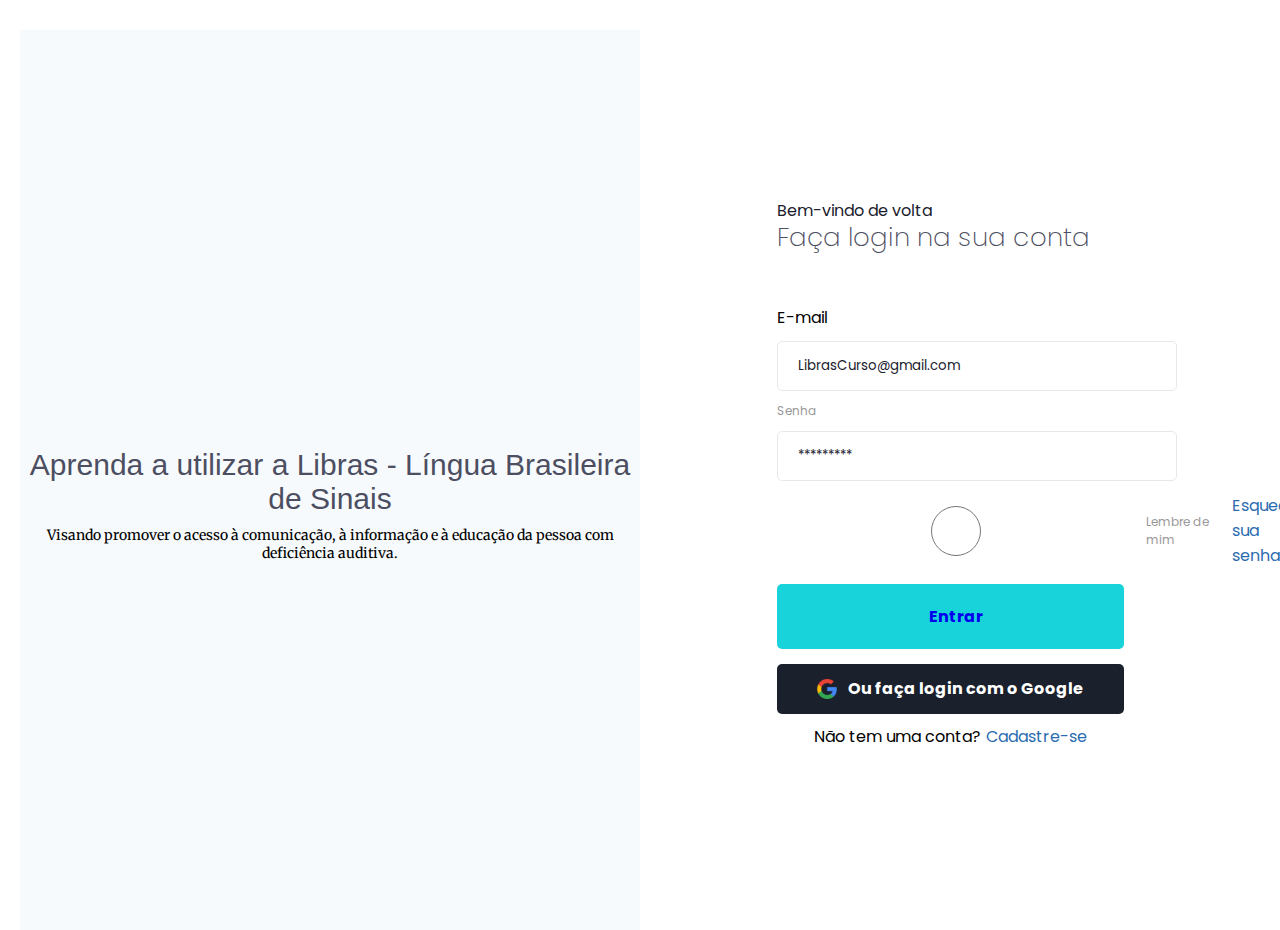
<file: index.html>
<!DOCTYPE html>
<html lang="pt-br">
<head>
    <meta charset="UTF-8">
    <meta http-equiv="X-UA-Compatible" content="IE=edge">
    <meta name="viewport" content="width=device-width, initial-scale=1.0">
    <link rel="stylesheet" href="assets/css/style.css">
    <link rel="icon" href="assets/images/favicon.ico" type="image/x-icon">
    <script src="assets/js/svg-inject.min.js"></script>

    <title>Login</title>
</head>
<body>
    
    <main>
        <div class="container-image">
            <section class="conteudo-primario">
                <div class="conteudo-um">
                  <div>
                    <h1 class="titulo">
                      Aprenda a utilizar a Libras - Língua Brasileira de Sinais
                    </h1>
                    <p class="paragrafo">
                      Visando promover o acesso à comunicação, à informação e à educação
                      da pessoa com deficiência auditiva.
                    </p>
                  </div>
                </div>
              </section>
        </div>
        
        <div class="container-form">
            <div class="form-content">
                <div class="form-title">
                    <p>Bem-vindo de volta</p>
                    <h1>Faça login na sua conta</h1>
                </div>
    
                <form>
                    <label for="email">E-mail</label>
                    <input type="email" id="email" placeholder="LibrasCurso@gmail.com">
                    
                    <label for="senha">Senha</label>
                    <input type="password" id="senha" placeholder="*********">
                    
                    <div class="form-radio">
                        <div class="radio-content">
                            <input type="radio" id="lembrar-login">
                            <label for="lembrar-login">Lembre de mim</label>
                        </div>
                        <a href="#">Esqueceu sua senha?</a>
                    </div>
                    
                    <button  type="submit" class="button-entrar"><a class="a-entrar" href="/assets/html/home.html">Entrar</a></button>

                    <a href="#" class="button-google-entrar">
                        <img src="assets/images/google.svg" class="google-icon" alt="Google icon" onload="SVGInject(this)">
                        Ou faça login com o Google
                    </a>
                </form>
                <div class="cadastro">
                    <p>Não tem uma conta?</p>
                    <a href="#">Cadastre-se</a>
                </div>
            </div>
        </div>
    </main>
    <div vw class="enabled">
        <div vw-access-button class="active"></div>
        <div vw-plugin-wrapper>
          <div class="vw-plugin-top-wrapper"></div>
        </div>
      </div>
      <script src="https://vlibras.gov.br/app/vlibras-plugin.js"></script>
      <script>
        new window.VLibras.Widget('https://vlibras.gov.br/app');
      </script>
</body>
</html>
</file>
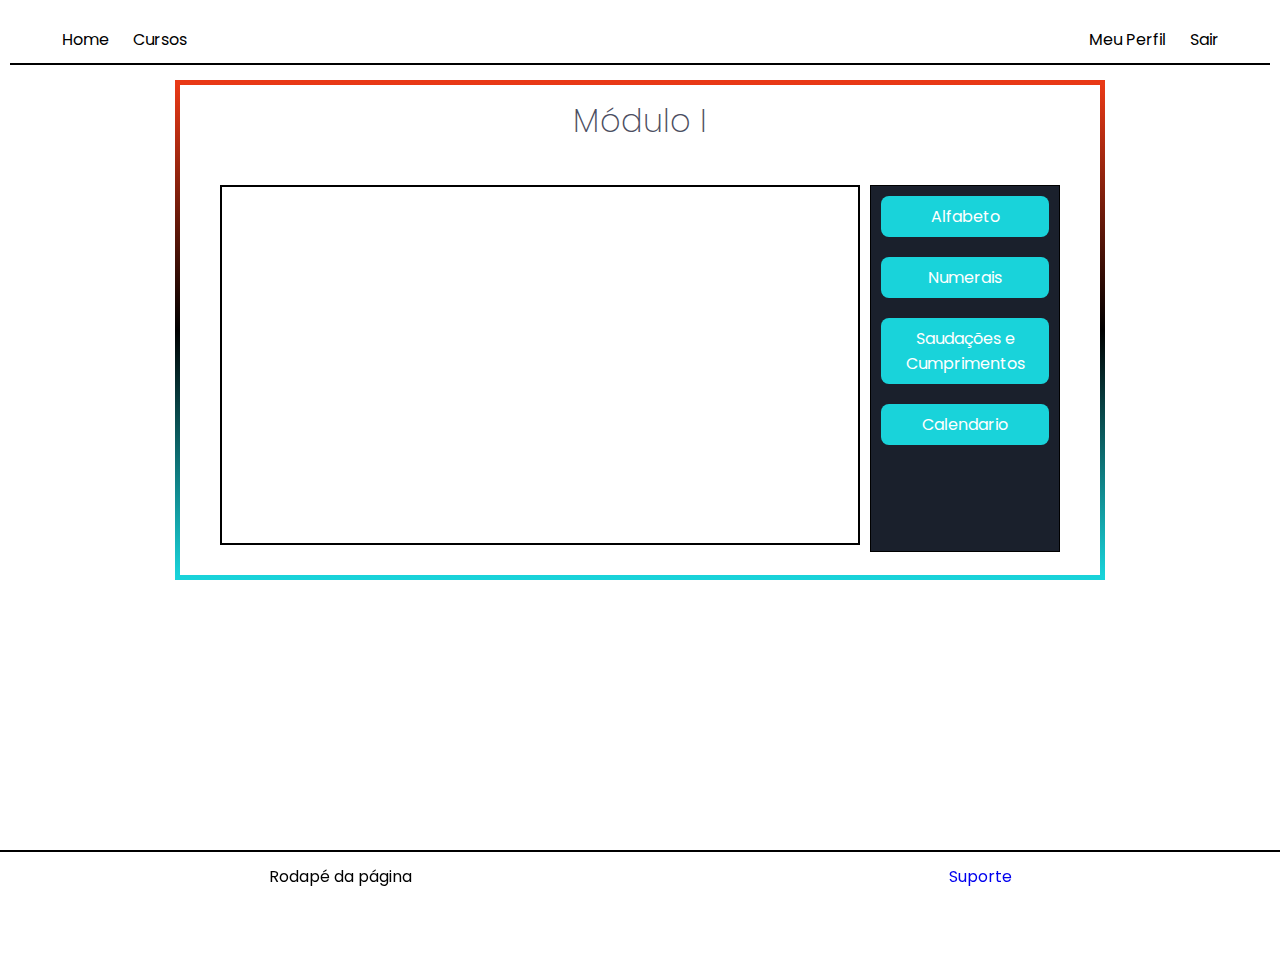
<file: playcursos/alfabeto.html>
<!DOCTYPE html>
<html lang="pt-br">
<head>
    <meta charset="UTF-8">
    <meta http-equiv="X-UA-Compatible" content="IE=edge">
    <meta name="viewport" content="width=device-width, initial-scale=1.0">
    <title>Play Alfabeto</title>
    <link rel="stylesheet" href="../assets/css/style.css">
</head>
<header>
  <div class="nav-header">
    <div>
      <nav>
        <a href="../home.php">Home</a>
        <a href="../course.php">Cursos</a>
      </nav>
    </div>
  </div>
  <div class="profile-nav nav-header">
    <nav>
      <a href="../profile.php">Meu Perfil</a>
      <a href="../backand/logout.php">Sair</a>
    </nav>
  </div>
</header>
<body>
    <main>
        <section class="general-section">
            <h1>
                Módulo I
              </h1>
            <div class="play">
                <div class="play-youtube">
                    <iframe src="https://www.youtube.com/embed/sntDyFlilGE" title="ALFABETO EM LIBRAS: Letras Passo a Passo (COMPLETO!)" frameborder="0" allow="accelerometer; autoplay; clipboard-write; encrypted-media; gyroscope; picture-in-picture" allowfullscreen></iframe>
                </div>
                <div class="menu-play">
                    <a href="./alfabeto.html">Alfabeto</a>
                    <a href="./Numerais.html">Numerais</a>
                    <a href="./Saudações_e_cumprimentos.html">Saudações e Cumprimentos</a>
                    <a href="./calendario.html">Calendario</a>
                </div>
            </div>
      </section>
    </main>
</body>
<footer>
  Rodapé da página
  <div>
    <a href="../support.php">Suporte</a>
  </div>
</footer>
</html>
</file>
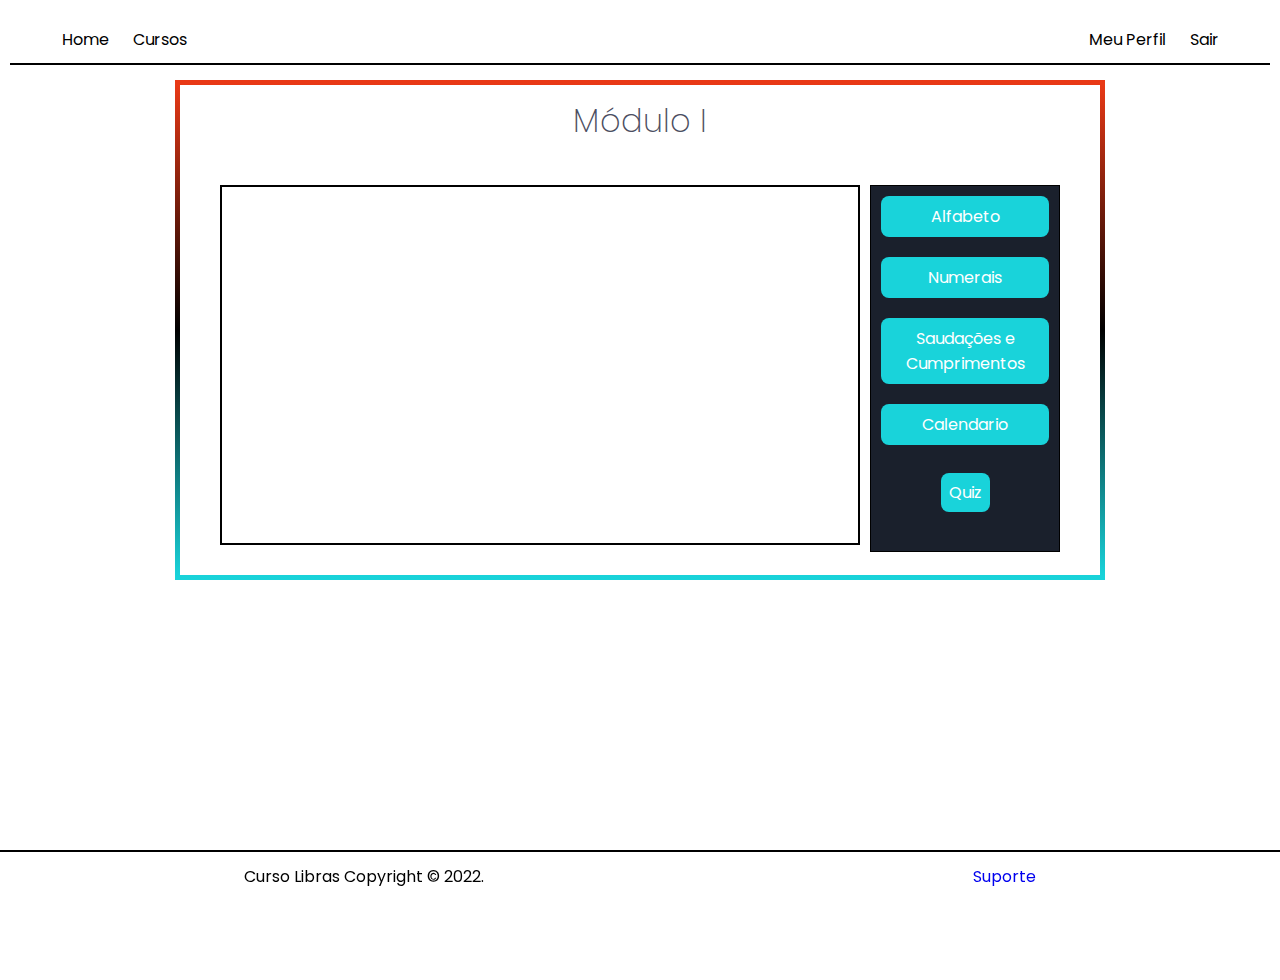
<file: playcursos/calendario.html>
<!DOCTYPE html>
<html lang="en">

<head>
  <meta charset="UTF-8">
  <meta http-equiv="X-UA-Compatible" content="IE=edge">
  <meta name="viewport" content="width=device-width, initial-scale=1.0">
  <title>play calendario</title>
  <link rel="stylesheet" href="../assets/css/style.css">
</head>
<header>
  <div class="nav-header">
    <div>
      <nav>
        <a href="../home.php">Home</a>
        <a href="../course.php">Cursos</a>
      </nav>
    </div>
  </div>
  <div class="profile-nav nav-header">
    <nav>
      <a href="../profile.php">Meu Perfil</a>
      <a href="../backand/logout.php">Sair</a>
    </nav>
  </div>
</header>

<body>
  <main>
    <section class="general-section">
      <h1>
        Módulo I
      </h1>
      <div class="play">
        <div class="play-youtube">
          <iframe src="https://www.youtube.com/embed/finmXkbAApI" title="DIAS E MESES DO ANO em LIBRAS" frameborder="0"
            allow="accelerometer; autoplay; clipboard-write; encrypted-media; gyroscope; picture-in-picture"
            allowfullscreen></iframe>
        </div>
        <div class="menu-play">
          <a href="./alfabeto.html">Alfabeto</a>
          <a href="./Numerais.html">Numerais</a>
          <a href="./Saudações_e_cumprimentos.html">Saudações e Cumprimentos</a>
          <a href="./calendario.html">Calendario</a>
          <br />
          <div class="button-quiz">
            <a href="/quiz.php">Quiz</a>
          </div>
        </div>
      </div>
    </section>
  </main>
</body>
<footer>
  <span>
    Curso Libras Copyright © 2022.
  </span>
  <div>
    <a href="../support.php">Suporte</a>
  </div>
</footer>

</html>
</file>
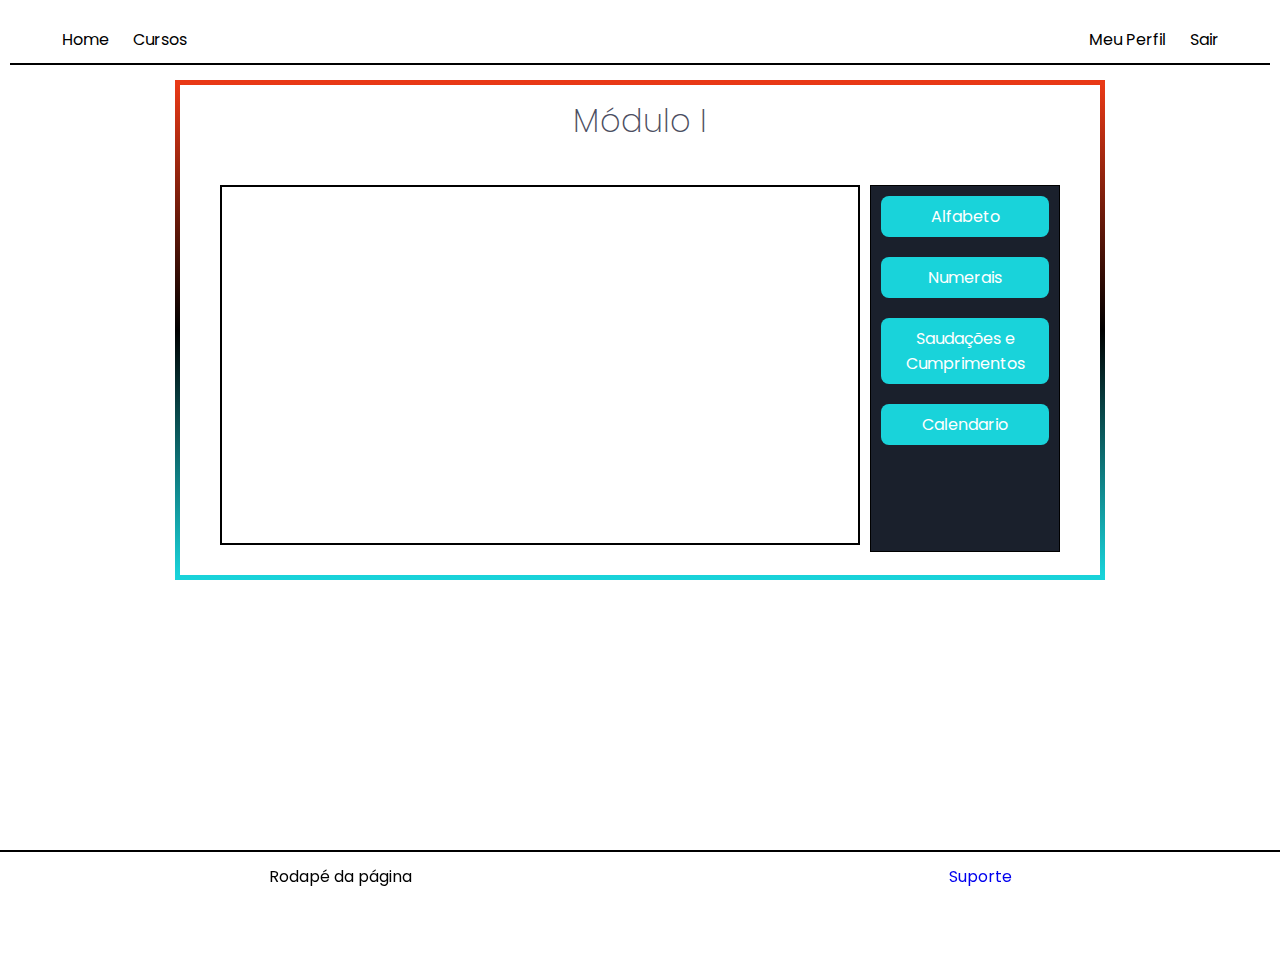
<file: playcursos/numerais.html>
<!DOCTYPE html>
<html lang="en">
<head>
    <meta charset="UTF-8">
    <meta http-equiv="X-UA-Compatible" content="IE=edge">
    <meta name="viewport" content="width=device-width, initial-scale=1.0">
    <title>play Numerais</title>
    <link rel="stylesheet" href="../assets/css/style.css">
</head>
<header>
  <div class="nav-header">
    <div>
      <nav>
        <a href="../home.php">Home</a>
        <a href="../course.php">Cursos</a>
      </nav>
    </div>
  </div>
  <div class="profile-nav nav-header">
    <nav>
      <a href="../profile.php">Meu Perfil</a>
      <a href="../backand/logout.php">Sair</a>
    </nav>
  </div>
</header>
<body>
    <main>
        <section class="general-section">
            <h1>
                Módulo I
              </h1>
            <div class="play">
                <div class="play-youtube">
                    <iframe  src="https://www.youtube.com/embed/e7ibD6SFehE" title="NÚMEROS EM LIBRAS: Do 0 ao Bilhão (Ordinais e Cardinais)" frameborder="0" allow="accelerometer; autoplay; clipboard-write; encrypted-media; gyroscope; picture-in-picture" allowfullscreen></iframe>
                </div>
                <div class="menu-play">
                    <a href="./alfabeto.html">Alfabeto</a>
                    <a href="./Numerais.html">Numerais</a>
                    <a href="./Saudações_e_cumprimentos.html">Saudações e Cumprimentos</a>
                    <a href="./calendario.html">Calendario</a>
                </div>
            </div>
      </section>
    </main>
</body>
<footer>
  Rodapé da página
  <div>
    <a href="./support.php">Suporte</a>
  </div>
</footer>
</html>
</file>
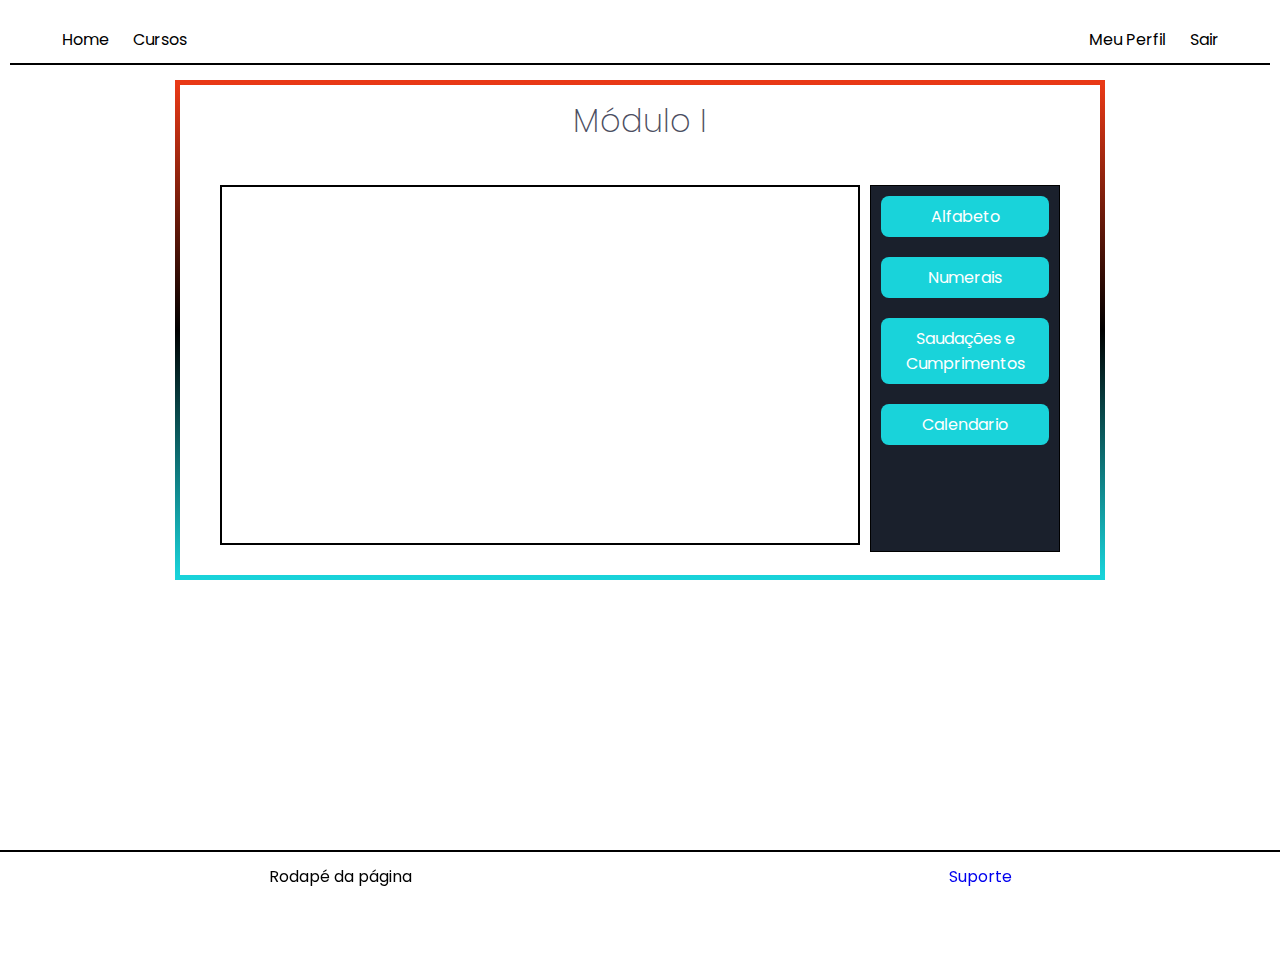
<file: playcursos/Saudações_e_cumprimentos.html>
<!DOCTYPE html>
<html lang="pt-br">
<head>
    <meta charset="UTF-8">
    <meta http-equiv="X-UA-Compatible" content="IE=edge">
    <meta name="viewport" content="width=device-width, initial-scale=1.0">
    <title>Play Saudações e cumprimentos</title>
    <link rel="stylesheet" href="../assets/css/style.css">
</head>
<header>
  <div class="nav-header">
    <div>
      <nav>
        <a href="../home.php">Home</a>
        <a href="../course.php">Cursos</a>
      </nav>
    </div>
  </div>
  <div class="profile-nav nav-header">
    <nav>
      <a href="../profile.php">Meu Perfil</a>
      <a href="../backand/logout.php">Sair</a>
    </nav>
  </div>
</header>
<body>
    <main>
        <section class="general-section">
            <h1>
                Módulo I
              </h1>
            <div class="play">
                <div class="play-youtube">
                    <iframe src="https://www.youtube.com/embed/6H3LPgF2cbg" title="Cumprimentos, saudações e tempo em LIBRAS" frameborder="0" allow="accelerometer; autoplay; clipboard-write; encrypted-media; gyroscope; picture-in-picture" allowfullscreen></iframe>
                </div>
                <div class="menu-play">
                    <a href="./alfabeto.html">Alfabeto</a>
                    <a href="./Numerais.html">Numerais</a>
                    <a href="./Saudações_e_cumprimentos.html">Saudações e Cumprimentos</a>
                    <a href="./calendario.html">Calendario</a>
                </div>
            </div>
      </section>
    </main>
</body>
<footer>
  Rodapé da página
  <div>
    <a href="./support.php">Suporte</a>
  </div>
</footer>
</html>
</file>
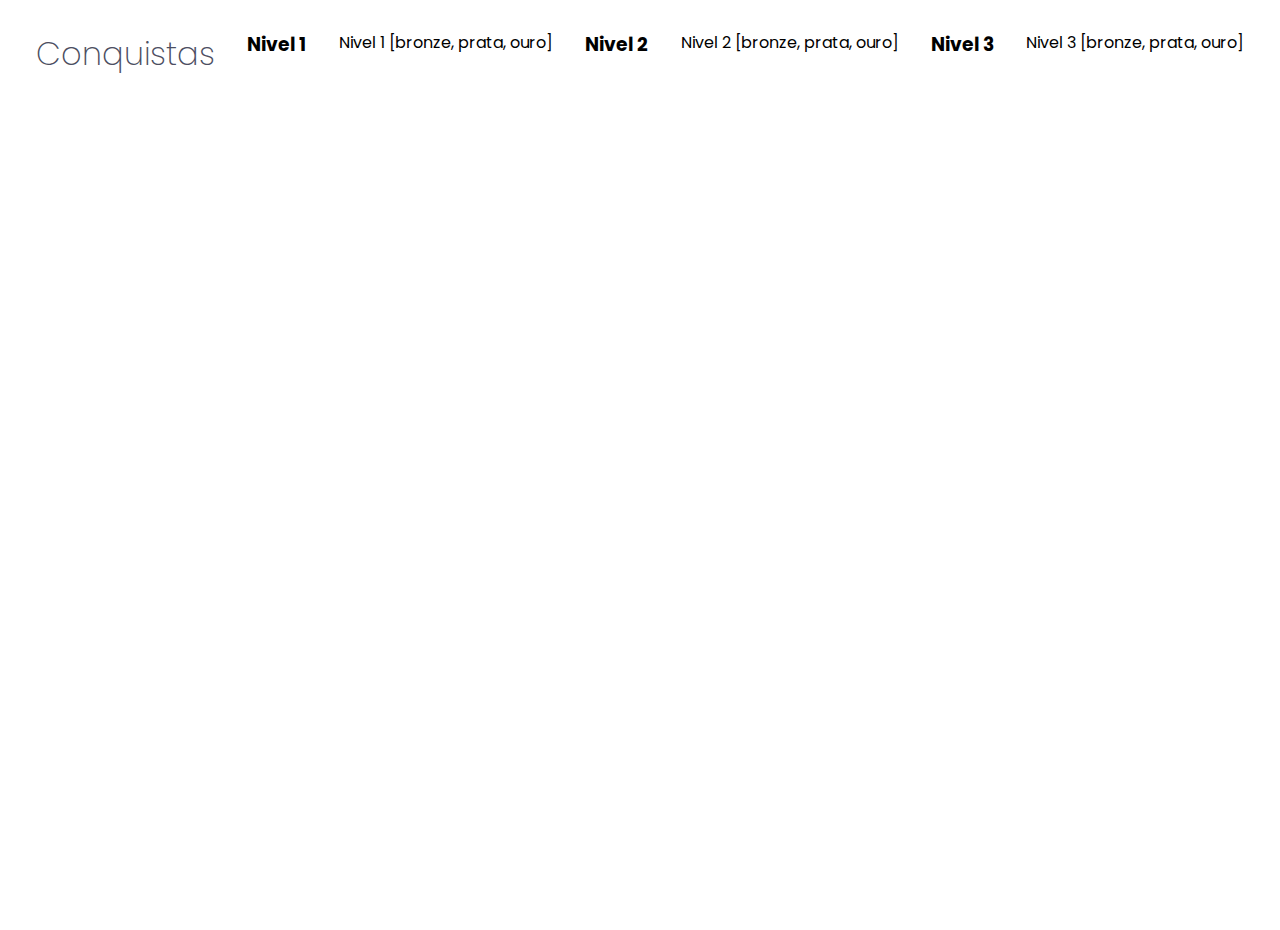
<file: assets/html/conq.html>
<!DOCTYPE html>
<html lang="en">
<head>
    <meta charset="UTF-8">
    <meta http-equiv="X-UA-Compatible" content="IE=edge">
    <meta name="viewport" content="width=device-width, initial-scale=1.0">
    <title>Document</title>
    <link rel="stylesheet" href="../css/style.css">
</head>


<body>
    <main>

        <h1> Conquistas</h1>

        <h3>Nivel 1</h3>

        <div>
            Nivel 1 [bronze, prata, ouro]
        </div>

<h3>Nivel 2</h3>

        <div>
            Nivel 2 [bronze, prata, ouro]
        </div>

 <h3>Nivel 3</h3>

        <div>
            Nivel 3 [bronze, prata, ouro]
        </div>
        
    </main>

</body>
</html>
</file>
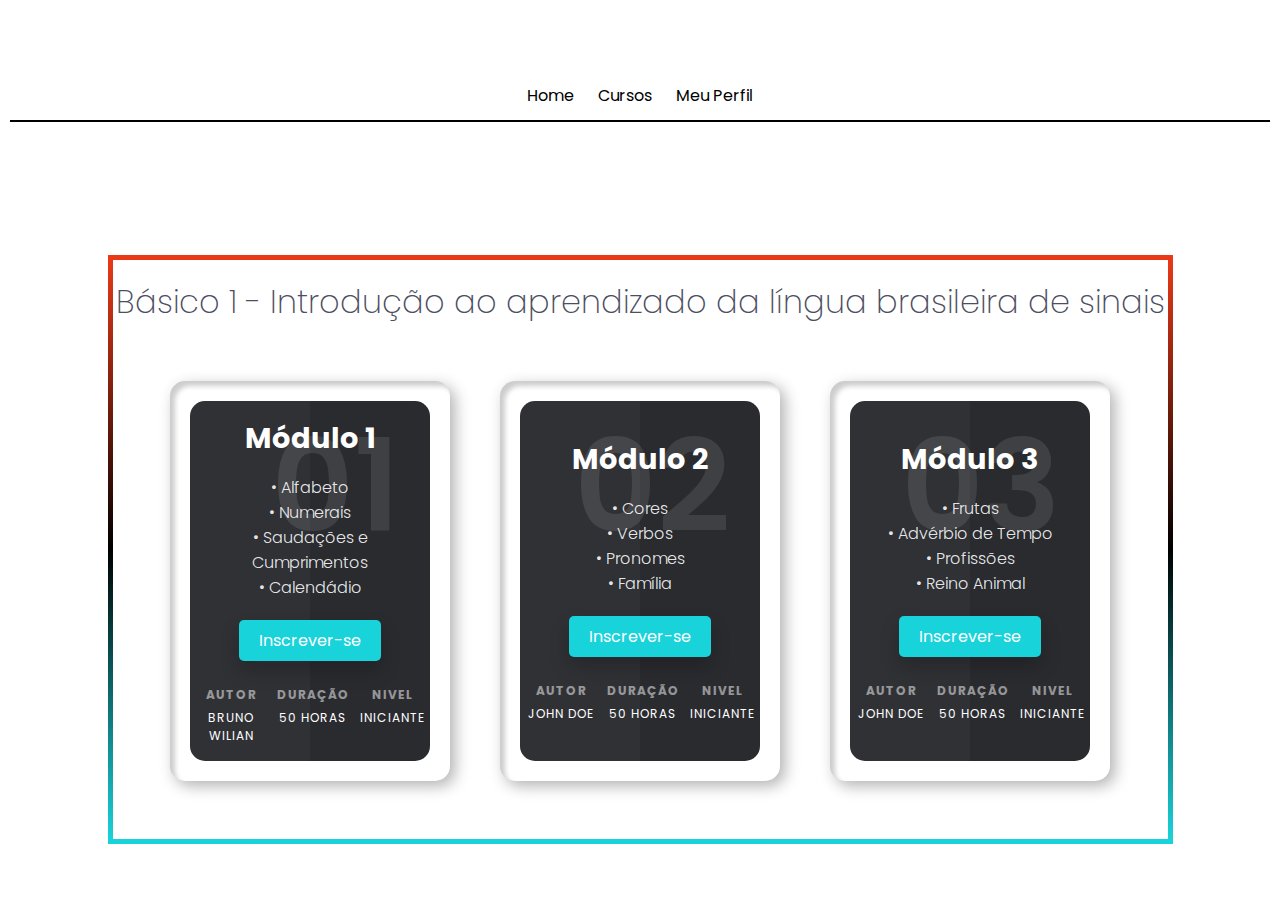
<file: assets/html/course.html>
<!DOCTYPE html>
<html lang="pt-br">
  <head>
    <meta charset="UTF-8" />
    <meta http-equiv="X-UA-Compatible" content="IE=edge" />
    <meta name="viewport" content="width=device-width, initial-scale=1.0" />
    <title>Curso Libras</title>
    <link rel="stylesheet" href="../css/style.css">
  </head>
  <header>
    <div class="nav-header">
      <nav>
        <a href="home.html">Home</a>
        <a href="course.html">Cursos</a>
        <a href="profile.html">Meu Perfil</a>
      </nav>
    </div>
  </header>
  <body>
      <section class="container-curso">
        <div class="titulo-curso">
        <h1>
          Básico 1 - Introdução ao aprendizado da língua brasileira de sinais
        </h1>
      </div>
      <div class="container">
        <div class="card">
          <div class="box">
            <div class="content">
              <h2>01</h2>
              <h3>Módulo 1</h3>
              <p>• Alfabeto</p>
              <p>• Numerais</p>
              <p>• Saudações e Cumprimentos</p>
              <p>• Calendádio</p>
              <a href="/assets/playcursos/alfabeto.html">Inscrever-se</a>
              
              <div class="container_infos">
                <div class="postedBy">
                  <span class="curso-card-temp">Autor</span>
                  Bruno Wilian
                </div>
                <div class="postedBy">
                  <span class="curso-card-temp">Duração</span>
                  50 horas
                </div>
                <div class="postedBy">
                  <span class="curso-card-temp">Nivel</span>
                  Iniciante
                </div>
              </div>
            </div>
          </div>
        </div>
        
        <div class="card">
          <div class="box">
            <div class="content">
              <h2>02</h2>
              <h3>Módulo 2</h3>
              <p>• Cores</p>
              <p>• Verbos</p>
              <p>• Pronomes</p>
              <p>• Família</p>
              <a href="#">Inscrever-se</a>
              <div class="container_infos">
                <div class="postedBy">
                  <span class="curso-card-temp">Autor</span>
                  John Doe
                </div>
                <div class="postedBy">
                  <span class="curso-card-temp">Duração</span>
                  50 horas
                </div>
                <div class="postedBy">
                  <span class="curso-card-temp">Nivel</span>
                  Iniciante
                </div>
              </div>
            </div>
          </div>
        </div>
        
        <div class="card">
          <div class="box">
            <div class="content">
              <h2>03</h2>
              <h3>Módulo 3</h3>
              <p>• Frutas</p>
              <p>• Advérbio de Tempo</p>
              <p>• Profissões</p>
              <p>• Reino Animal</p>
              <a href="#">Inscrever-se</a>
              
              <div class="container_infos">
                <div class="postedBy">
                <span class="curso-card-temp">Autor</span>
                John Doe
              </div>
              <div class="postedBy">
                <span class="curso-card-temp">Duração</span>
                50 horas
              </div>
              <div class="postedBy">
                <span class="curso-card-temp">Nivel</span>
                Iniciante
              </div>
            </div>
            
          </div>
        </div>
      </div>
    </section>
    <div vw class="enabled">
      <div vw-access-button class="active"></div>
      <div vw-plugin-wrapper>
        <div class="vw-plugin-top-wrapper"></div>
      </div>
    </div>
    <script src="https://vlibras.gov.br/app/vlibras-plugin.js"></script>
    <script>
      new window.VLibras.Widget('https://vlibras.gov.br/app');
    </script>
    </body>
    </html>
</file>
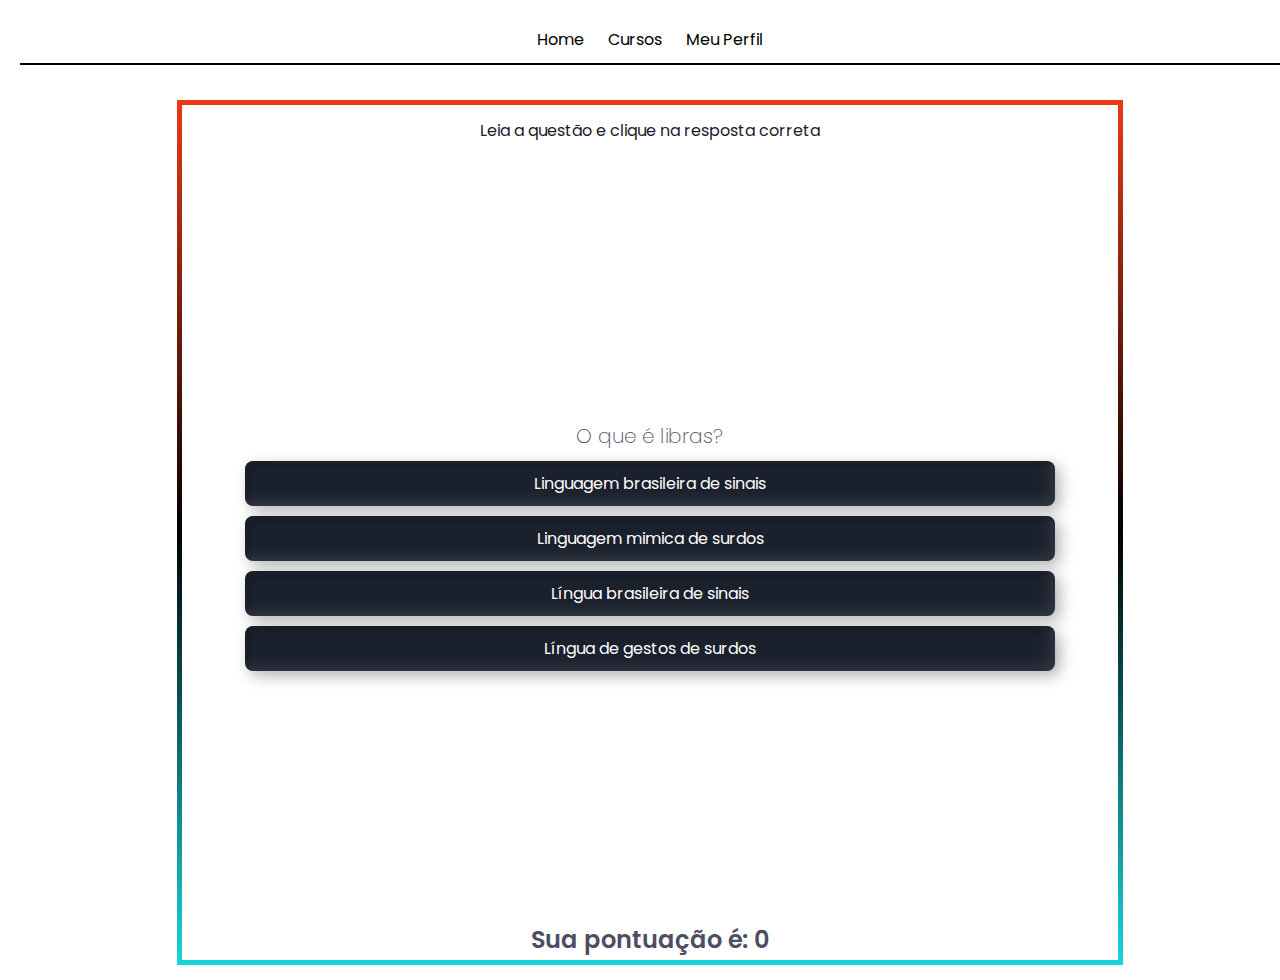
<file: assets/html/quiz.html>
<!DOCTYPE html>
<html lang="pt-br">
<head>
    <meta charset="UTF-8">
    <meta http-equiv="X-UA-Compatible" content="IE=edge">
    <meta name="viewport" content="width=device-width, initial-scale=1.0">
    <title>Quiz</title>
    <link rel="stylesheet" href="../css/style.css">
</head>
<header>
    <div class="nav-header">
      <nav>
        <a href="home.html">Home</a>
        <a href="course.html">Cursos</a>
        <a href="profile.html">Meu Perfil</a>
      </nav>
    </div>
  </header>
<body>
    <main>
        <section class="geral">
            <article class='centro' id='instrucoes'>
                Leia a questão e clique na resposta correta
            </article>
            <section id="container">
                <div><h1 id="titulo"></h1></div>
                <ul>
                    <li class="alternativa"></li>
                <li class="alternativa"></li>
                <li class="alternativa"></li>
                <li class="alternativa"></li>
            </ul>
        </section>
        <h2 id="result"></h2>
        <h2 id="pontos"></h2>
        
    </section>
</main>
<div vw class="enabled">
    <div vw-access-button class="active"></div>
    <div vw-plugin-wrapper>
      <div class="vw-plugin-top-wrapper"></div>
    </div>
  </div>
  <script src="https://vlibras.gov.br/app/vlibras-plugin.js"></script>
  <script>
    new window.VLibras.Widget('https://vlibras.gov.br/app');
  </script>
    <script type="text/javascript" src="/assets/js/quiz.js"></script>
</body>
</html>


<style>
    :root {
    --green-light: #19D3DA;
    --purple-light: #2B6CB0;
    --white: #FFFFFF;
    --white-200: #F7FAFC;
    --gray: #1A202C;
}
    body {
        background: white;
        font-family: Nunito;
        text-align: center;
        display: flex;
        flex-direction: column;
    }
    .geral{
        margin: auto;
        display: flex;
    flex-direction: column;
    text-align: center;
    margin-top: 20px;
    margin-bottom: 15px;
    padding: 3px;
    border: 5px solid;
    border-image: 
    linear-gradient(
     #e93916, 
     #000,
     var(--green-light)
    ) 1 ;
    animation: rotate
    2.5s
    ease-in
    infinite;
    }
    @keyframes rotate {
    50%{
        border-image: linear-gradient(
            var(--green-light),
            #030303,
            orange
        )1;
    }
  }



    #instrucoes {

        color: #1A202C;
        padding: 0.625rem;
        border-radius: 8px;
        
        display: flex;
        justify-content: center;
        margin-bottom: 1rem;
        animation: piscar .75s infinite alternate;
    }
    
    #container {
        background-color: white;
        margin: auto;
        display: flex;
        flex-direction: column;
        justify-content: center;
        align-items: center;
        text-align: center;
        height: 400px;
        width: 930px;
        border-radius: 10px;
    }
    
    #container div, #container ul {
        width: 100%;
        
    }
    
    
    ul {
        padding: 0px;
    }
    
    #titulo {
        font-size: 20px;
        padding: 10px;
        font-family: "Poppins", sans-serif;
        
    }
    
    .alternativa {
        margin: auto;
        list-style-type: none;
        margin-bottom: 10px;
        padding: 10px;
        border-radius: 8px;
        width: 87%;
        align-items: center;
        align-content: center;
        box-shadow: inset 5px 5px 5px rgb(0 0 0 / 20%), inset -5px -5px 15px rgb(255 255 255 / 10%), 5px 5px 15px rgb(0 0 0 / 30%), -5px -5px 15px rgb(255 255 255 / 10%);
        background-color: #1A202C;
    color: #FFFFFF;
    }
    
    .alternativa:hover {
        cursor: pointer;
        opacity: 0.8;
    }
    
    #result {
        font-weight: bold;
    }
    

    
    </style>
</file>
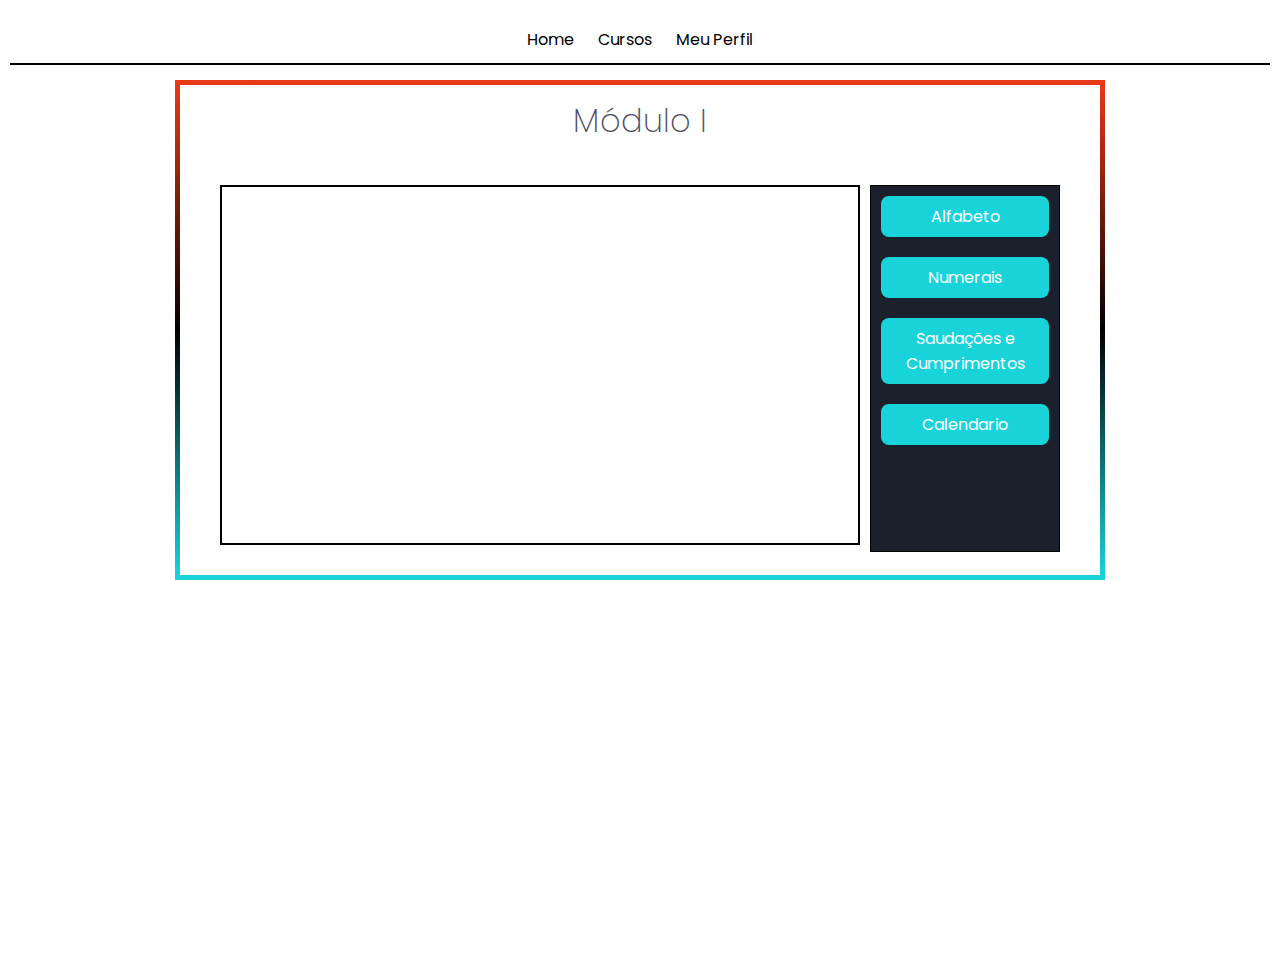
<file: assets/playcursos/alfabeto.html>
<!DOCTYPE html>
<html lang="pt-br">
<head>
    <meta charset="UTF-8">
    <meta http-equiv="X-UA-Compatible" content="IE=edge">
    <meta name="viewport" content="width=device-width, initial-scale=1.0">
    <title>Play Alfabeto</title>
    <link rel="stylesheet" href="../css/style.css">
</head>
<header>
    <div class="nav-header">
      <nav>
        <a href="../html/home.html">Home</a>
        <a href="../html/course.html">Cursos</a>
        <a href="../html/profile.html">Meu Perfil</a>
      </nav>
    </div>
  </header>
<body>
    <main>
        <section class="general-section">
            <h1>
                Módulo I
              </h1>
            <div class="play">
                <div class="play-youtube">
                    <iframe src="https://www.youtube.com/embed/sntDyFlilGE" title="ALFABETO EM LIBRAS: Letras Passo a Passo (COMPLETO!)" frameborder="0" allow="accelerometer; autoplay; clipboard-write; encrypted-media; gyroscope; picture-in-picture" allowfullscreen></iframe>
                </div>
                <div class="menu-play">
                    <a href="./alfabeto.html">Alfabeto</a>
                    <a href="./Numerais.html">Numerais</a>
                    <a href="./Saudações_e_cumprimentos.html">Saudações e Cumprimentos</a>
                    <a href="./calendario.html">Calendario</a>
                </div>
            </div>
      </section>
    </main>
</body>
</html>
</file>
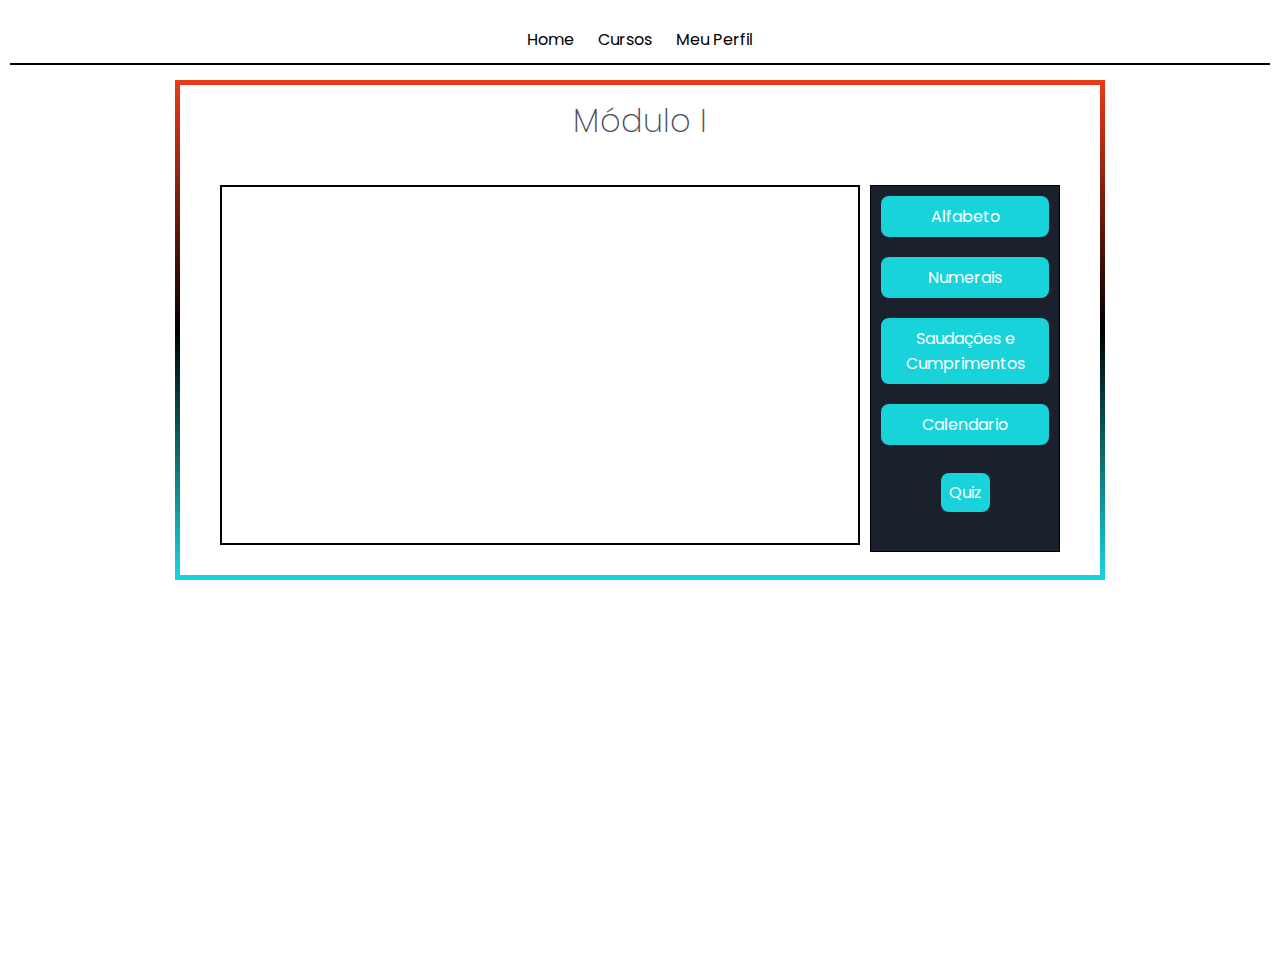
<file: assets/playcursos/calendario.html>
<!DOCTYPE html>
<html lang="en">
<head>
    <meta charset="UTF-8">
    <meta http-equiv="X-UA-Compatible" content="IE=edge">
    <meta name="viewport" content="width=device-width, initial-scale=1.0">
    <title>play calendario</title>
    <link rel="stylesheet" href="../css/style.css">
</head>
<header>
    <div class="nav-header">
      <nav>
        <a href="../html/home.html">Home</a>
        <a href="../html/course.html">Cursos</a>
        <a href="../html/profile.html">Meu Perfil</a>
      </nav>
    </div>
  </header>
<body>
    <main>
        <section class="general-section">
            <h1>
                Módulo I
              </h1>
            <div class="play">
                <div class="play-youtube">
                    <iframe  src="https://www.youtube.com/embed/finmXkbAApI" title="DIAS E MESES DO ANO em LIBRAS" frameborder="0" allow="accelerometer; autoplay; clipboard-write; encrypted-media; gyroscope; picture-in-picture" allowfullscreen></iframe>
                </div>
                <div class="menu-play">
                    <a href="./alfabeto.html">Alfabeto</a>
                    <a href="./Numerais.html">Numerais</a>
                    <a href="./Saudações_e_cumprimentos.html">Saudações e Cumprimentos</a>
                    <a href="./calendario.html">Calendario</a>
                    <br />
                    <div class="button-quiz">
                        <a href="../html/quiz.html">Quiz</a>
                    </div>
                </div>
            </div>
      </section>
    </main>
</body>
</html>
</file>
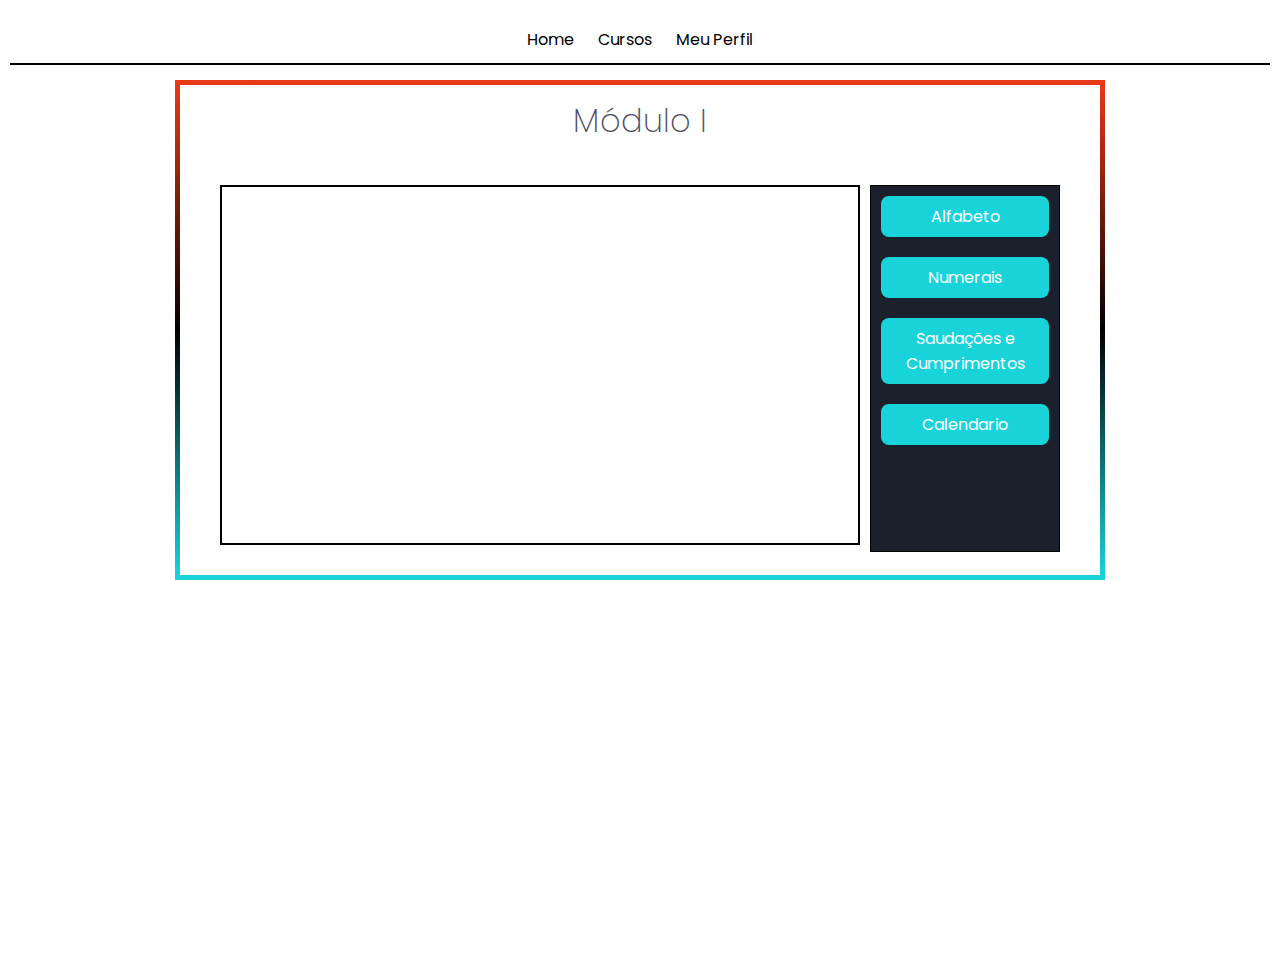
<file: assets/playcursos/numerais.html>
<!DOCTYPE html>
<html lang="en">
<head>
    <meta charset="UTF-8">
    <meta http-equiv="X-UA-Compatible" content="IE=edge">
    <meta name="viewport" content="width=device-width, initial-scale=1.0">
    <title>play Numerais</title>
    <link rel="stylesheet" href="../css/style.css">
</head>
<header>
    <div class="nav-header">
      <nav>
        <a href="../html/home.html">Home</a>
        <a href="../html/course.html">Cursos</a>
        <a href="../html/profile.html">Meu Perfil</a>
      </nav>
    </div>
  </header>
<body>
    <main>
        <section class="general-section">
            <h1>
                Módulo I
              </h1>
            <div class="play">
                <div class="play-youtube">
                    <iframe  src="https://www.youtube.com/embed/e7ibD6SFehE" title="NÚMEROS EM LIBRAS: Do 0 ao Bilhão (Ordinais e Cardinais)" frameborder="0" allow="accelerometer; autoplay; clipboard-write; encrypted-media; gyroscope; picture-in-picture" allowfullscreen></iframe>
                </div>
                <div class="menu-play">
                    <a href="./alfabeto.html">Alfabeto</a>
                    <a href="./Numerais.html">Numerais</a>
                    <a href="./Saudações_e_cumprimentos.html">Saudações e Cumprimentos</a>
                    <a href="./calendario.html">Calendario</a>
                </div>
            </div>
      </section>
    </main>
</body>
</html>
</file>
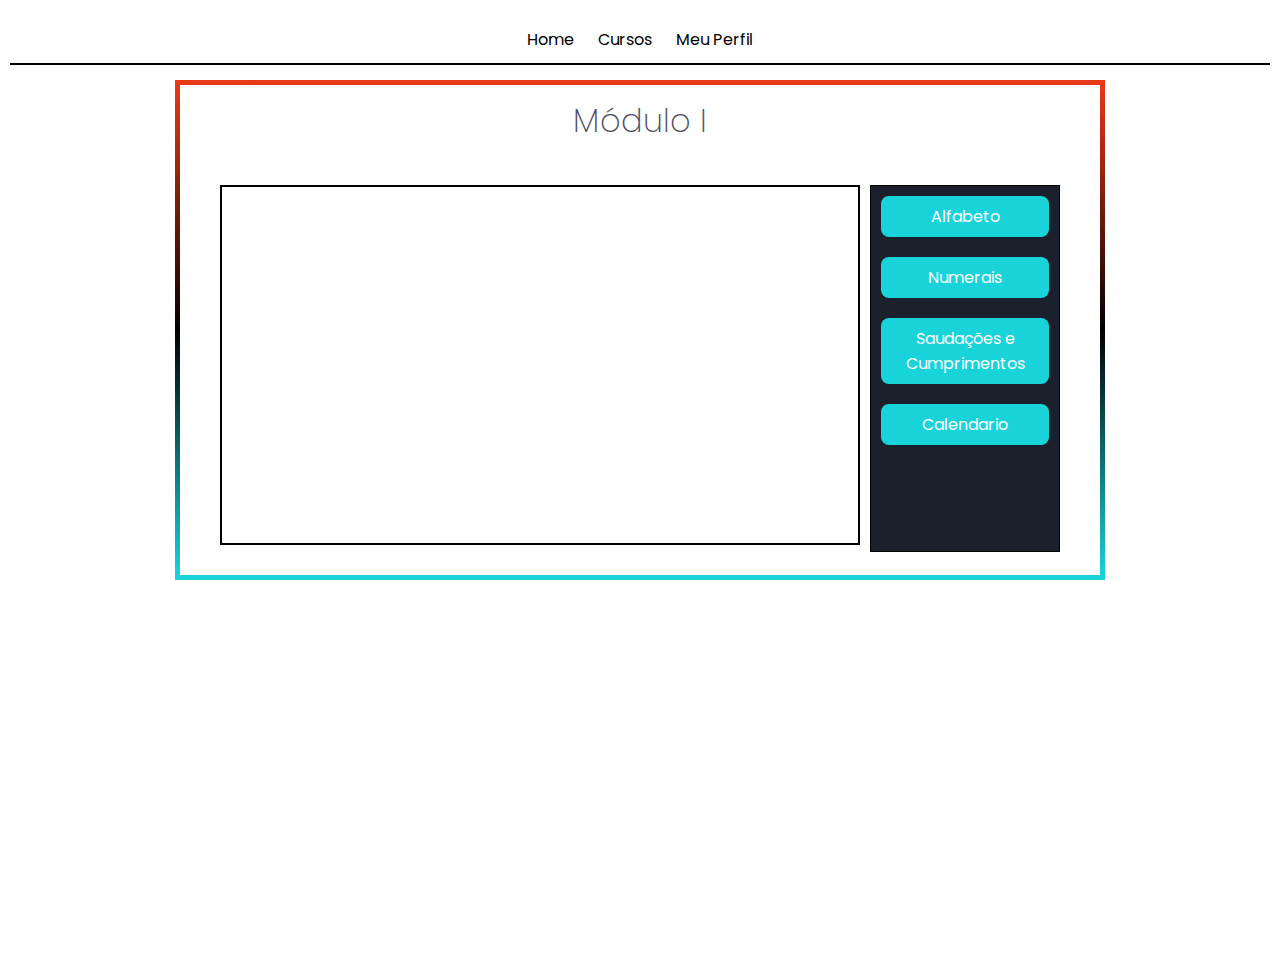
<file: assets/playcursos/Saudações_e_cumprimentos.html>
<!DOCTYPE html>
<html lang="pt-br">
<head>
    <meta charset="UTF-8">
    <meta http-equiv="X-UA-Compatible" content="IE=edge">
    <meta name="viewport" content="width=device-width, initial-scale=1.0">
    <title>Play Saudações e cumprimentos</title>
    <link rel="stylesheet" href="../css/style.css">
</head>
<header>
    <div class="nav-header">
      <nav>
        <a href="../html/home.html">Home</a>
        <a href="../html/course.html">Cursos</a>
        <a href="../html/profile.html">Meu Perfil</a>
      </nav>
    </div>
  </header>
<body>
    <main>
        <section class="general-section">
            <h1>
                Módulo I
              </h1>
            <div class="play">
                <div class="play-youtube">
                    <iframe src="https://www.youtube.com/embed/6H3LPgF2cbg" title="Cumprimentos, saudações e tempo em LIBRAS" frameborder="0" allow="accelerometer; autoplay; clipboard-write; encrypted-media; gyroscope; picture-in-picture" allowfullscreen></iframe>
                </div>
                <div class="menu-play">
                    <a href="./alfabeto.html">Alfabeto</a>
                    <a href="./Numerais.html">Numerais</a>
                    <a href="./Saudações_e_cumprimentos.html">Saudações e Cumprimentos</a>
                    <a href="./calendario.html">Calendario</a>
                </div>
            </div>
      </section>
    </main>
</body>
</html>
</file>
<file: assets/css/style.css>
@import url('https://fonts.googleapis.com/css2?family=Lato:wght@400;700&family=Merriweather&display=swap');
@import url("https://fonts.googleapis.com/css2?family=Poppins:wght@300;400;500;700;800&display=swap");



:root {
    --green-light: #19D3DA;
    --purple-light: #2B6CB0;
    --white: #FFFFFF;
    --white-200: #F7FAFC;
    --gray: #1A202C;
       --red: hsl(0, 78%, 62%);
    --cyan: hsl(180, 62%, 55%);
    --orange: hsl(34, 97%, 64%);
    --blue: hsl(212, 86%, 64%);
    --varyDarkBlue: hsl(234, 12%, 34%);
    --grayishBlue: hsl(229, 6%, 66%);
    --veryLightGray: hsl(0, 0%, 98%);
    --weight1: 200;
    --weight2: 400;
    --weight3: 600;
}

* {
    margin: 0;
    padding: 0;
    box-sizing: border-box;
    font-family: "Poppins", sans-serif;
  }
  
  body {
    margin: 15px 10px 0px 10px;
    display: flex;
    justify-content: center;
    align-items: center;
    flex-wrap: wrap;
    min-height: 100vh;
  }

header{
    display: flex;
    justify-content: center;
    align-items: center ;
    top:0;
    left: 0;
    width: 100%;
    height: 50px;
    border-bottom: 2px solid #000;
}

footer {

  display: flex;
  justify-content: space-around;
  border-top: 2px solid #000;
  position: absolute;
  bottom: 0;
  color: #000;
  width: 100%;
  height:50px;    
  text-align: center;
  align-items: center;
}


  .profile-nav{
    display: flex;
    margin-left: 70%;
    

  }

  .profile-nav nav a {
    margin-right: 20px;
  }


footer{
    position: fixed;
    bottom:0;
    left: 0;
}

a {
    text-decoration: none;
}

main {
    margin: 15px 10px 0px 10px;
    width: 100%;
    height: 100vh;
    display: flex;
    justify-content: space-around;
    gap: 0px;
}

.container-image {
    background: var(--white-200);
}
.conteudo-primario{
    width: 640px;
}


.conteudo-um {
    display: flex;
    justify-content: space-around;
    padding-top: 40px;
}


.titulo {
    font-size: 30px;
    margin: 10px 0px;
    text-align: center;
    font-family: 'Anek Tamil', sans-serif;
}

.paragrafo {
    font-size: 14px;
    text-align: center;
    font-family: 'Merriweather', serif;
}

.a-entrar{
    display: flex;
    align-items: center;
    padding: 2.5% 43.5% 2.5% 43.5%;
}

.nav-header{
    display: flex;
    justify-content: space-around;
}

.nav-header nav a {
    margin: 0 10px 0 10px;
    color: #000;
}




.container-image, 
.container-form {
    width: 50%;
    height: 100%;
    display: flex;
    align-items: center;
    justify-content: center;
}

.container-image svg {
    width: 400px;
}

.container-form {
    position: relative;
}

.form-content {
    width: 347px;
    display: flex;
    flex-direction: column;
}

.form-title {
    font-family: 'Merriweather', sans-serif;
    color: var(--gray);
}

.form-title p {
    font-size: 16px;
    line-height: 20px;
    font-weight: normal;
}

.form-title h1 {
    font-size: 26px;
    line-height: 33px;
    font-weight: bold;
}

form {
    display: flex;
    flex-direction: column;
    margin-top: 40px;
}

form label {
    padding: 11px 0px;
}

input {
    width: 400px;
    height: 50px;
    border-radius: 5px;
    border: 1px solid #E8E8E8 !important;
    padding-left: 20px; 
}

input:focus,
input:active {
    outline-color: var(--green-light);;
}

input::placeholder {
    color: var(--gray);
}

.form-radio {
    display: flex;
    align-items: center;
    justify-content: space-between;
    padding-top: 12px;
}

.form-radio a {
    color: var(--purple-light)
}

.radio-content {
    display: flex;
    align-items: center;
    gap: 11px;
}

.button-entrar {
    background: var(--green-light);
    margin: 16px 0px 15px 0px;
    cursor: pointer;
}

.button-entrar,
.button-google-entrar {
    font-size: 16px;
    line-height: 19px;
    font-style: normal;
    font-weight: bold;
    color: var(--white);
    border-radius: 5px;
    border: 0px;
    padding: 15px;
    transition: all .4s ease;
}

.button-google-entrar {
    display: flex;
    align-items: center;
    justify-content: center;
    gap: 11px;
    background: var(--gray);
}

.button-entrar:hover,
.button-google-entrar:hover {
    opacity: 0.92;
}

.cadastro {
    display: flex;
    justify-content: center;
    gap: 5px;
    bottom: 0px;
    margin: 10px;
}

.cadastro a {
    color: var(--purple-light);
}


/* Estyle card */

.container_infos {
    color: white;
    width: 100%;
    display: flex;
    justify-content: space-between;
}
.postedBy {
        margin-top: 20px;
        display: flex;
        flex-direction: column;
        text-transform: uppercase;
        letter-spacing: 1px;
        font-size: 12px;
        
    }
    .curso-card-temp {
        margin: 5px 10px;
        font-size: 12px;
        text-transform: uppercase;
        opacity: 0.5;
        letter-spacing: 1px;
        font-weight: bold;
    }

    
  body .container {
    display: flex;
    justify-content: center;
    align-items: center;
    flex-wrap: wrap;
    margin: 30px 0;
  }

  /* Gradient border animation */

  .container-curso {
    display: flex;
    flex-direction: column;
    text-align: center;
    margin-top: 20px;
    margin-bottom: 15px;
    padding: 3px;
    border: 5px solid;
    border-image: 
    linear-gradient(
     #e93916, 
     #000,
     var(--green-light)
    ) 1 ;
    animation: rotate
    2.5s
    ease-in
    infinite;
  }
  @keyframes rotate {
    50%{
        border-image: linear-gradient(
            var(--green-light),
            #030303,
            orange
        )1;
    }
  }

    /* FIM Gradient border animation */
  
  .titulo-curso{
    margin-top: 15px;
    display: flex;
    justify-content: space-around;
    color: #000;
  }
  body .container .card {
    position: relative;
    min-width: 280px;
    height: 400px;
    box-shadow: inset 5px 5px 5px rgba(0, 0, 0, 0.2),
      inset -5px -5px 15px rgba(255, 255, 255, 0.1),
      5px 5px 15px rgba(0, 0, 0, 0.3), -5px -5px 15px rgba(255, 255, 255, 0.1);
    border-radius: 15px;
    margin: 25px;
    transition: 0.5s;
  }
  
  body .container .card:nth-child(1) .box .content a {
    background: #19D3DA;
  }
  
  body .container .card:nth-child(2) .box .content a {
    background: #19D3DA;
  }
  
  body .container .card:nth-child(3) .box .content a {
    background: #19D3DA;
  }
  body .container .card:nth-child(4) .box .content a {
    background: #19D3DA;
  }
  
  body .container .card .box {
    position: absolute;
    top: 20px;
    left: 20px;
    right: 20px;
    bottom: 20px;
    background: #2a2b2f;
    border-radius: 15px;
    display: flex;
    justify-content: center;
    align-items: center;
    overflow: hidden;
    transition: 0.5s;
  }
  
  body .container .card .box:hover {
    transform: translateY(-50px);
  }
  
  body .container .card .box:before {
    content: "";
    position: absolute;
    top: 0;
    left: 0;
    width: 50%;
    height: 100%;
    background: rgba(255, 255, 255, 0.03);
  }
  
  body .container .card .box .content {
    padding: 20px;
    text-align: center;
  }
  
  body .container .card .box .content h2 {
    position: absolute;
    top: -10px;
    right: 30px;
    font-size: 8rem;
    color: rgba(255, 255, 255, 0.1);
  }
  
  body .container .card .box .content h3 {
    font-size: 1.8rem;
    color: #fff;
    z-index: 1;
    transition: 0.5s;
    margin-bottom: 15px;
  }
  
  body .container .card .box .content p {
    font-size: 1rem;
    font-weight: 300;
    color: rgba(255, 255, 255, 0.9);
    z-index: 1;
    transition: 0.5s;
  }
  
  body .container .card .box .content a {
    position: relative;
    display: inline-block;
    padding: 8px 20px;
    background: black;
    border-radius: 5px;
    text-decoration: none;
    color: white;
    margin-top: 20px;
    box-shadow: 0 10px 20px rgba(0, 0, 0, 0.2);
    transition: 0.5s;
  }
  body .container .card .box .content a:hover {
    box-shadow: 0 10px 20px rgba(0, 0, 0, 0.6);
    background: #fff;
    color: #000;
  }

 /* Style profile*/ 

    .conteudo-profile {
    display: flex;
    flex-direction: column;
    justify-content: center;
    text-align: center;
    margin: auto;
}
#img-profile {
    width: 200px;
    height: 200px;
    border-radius: 50%;
}
.formulario-profile {
    display: flex;
    flex-direction: row;
    justify-content: center;
}
.input-profile {
    margin: 5px;
    border-radius: 6px;
    width: 20rem;
    height: 2.6rem;
}
.button-profile {
    padding: 8px 20px;
    background: #19D3DA;
    border-radius: 10px;
    text-decoration: none;
    color: white;
    margin-top: 20px;
    box-shadow: 0 10px 20px rgb(0 0 0 / 20%);
    transition: 0.5s;
    width: 130px;
    border: none;
}

 /* Style Play*/ 

iframe {
   width: 640px;
    height: 360px;
    border: 2px solid;
}
.general-section{
    border: 5px solid;
    height: 500px;
    width: 930px;
    padding-top: 12px;
    text-align: center;
    justify-content: center;
    border-image: 
    linear-gradient(
     #e93916, 
     #000,
     var(--green-light)
    ) 1 ;
    animation: rotate
    2.5s
    ease-in
    infinite;
} @keyframes rotate {
    50%{
        border-image: linear-gradient(
            var(--green-light),
            #030303,
            orange
        )1;
    }
  }

.play{ 
    display: flex;
    flex-direction: row;
    margin: 40px 40px;
 }

.menu-play{
    border: 1px solid;
    display: flex;
    flex-direction: column;
    text-align: center;
    margin-left: 10px;
  /* height: 560px;*/ 
    background-color: #1A202C;
}

.menu-play a {
    border-radius: 8px;
    background-color: var(--green-light);
    color: white;
    margin: 10px;
    padding: 8px;
}
/* Style Support */


.hasd {
  font-family: 'Poppins', sans-serif, 'arial';
  font-weight: 600;
  font-size: 72px;
  color: black;
  text-align: center;
}

h4 {
  font-family: 'Roboto', sans-serif, 'arial';
  font-weight: 400;
  font-size: 20px;
  color: #9b9b9b;
  line-height: 1.5;
}

/* ///// inputs /////*/

input:focus ~ label, textarea:focus ~ label, input:valid ~ label, textarea:valid ~ label {
  font-size: 0.75em;
  color: #999;
  top: -5px;
  -webkit-transition: all 0.225s ease;
  transition: all 0.225s ease;
}

.styled-input {
  float: left;
  width: 293px;
  margin: 1rem 0;
  position: relative;
  border-radius: 4px;
}

@media only screen and (max-width: 768px){
  .styled-input {
      width:100%;
  }
}

.styled-input label {
  color: #999;
  padding: 1.3rem 30px 1rem 30px;
  position: absolute;
  top: 10px;
  left: 0;
  -webkit-transition: all 0.25s ease;
  transition: all 0.25s ease;
  pointer-events: none;
}

.styled-input.wide { 
  width: 650px;
  max-width: 100%;
}


textarea {
  padding: 30px;
  border: 0;
  width: 100%;
  font-size: 1rem;
  border-radius: 4px;
}

input:focus,
textarea:focus { outline: 0; }

input:focus ~ span,
textarea:focus ~ span {
  width: 100%;
  -webkit-transition: all 0.075s ease;
  transition: all 0.075s ease;
}

textarea {
  width: 100%;
  min-height: 15em;
}

.input-container {
  width: 405px;
  max-width: 100%;
  margin: 20px auto 25px auto;
}

.submit-btn {
  padding: 7px 35px;
  border-radius: 60px;
  display: inline-block;
  background-color: #4b8cfb;
  color: white;
  font-size: 18px;
  cursor: pointer;
  box-shadow: 0 2px 5px 0 rgba(0,0,0,0.06),
            0 2px 10px 0 rgba(0, 0, 0, 0.07);
  -webkit-transition: all 300ms ease;
  transition: all 300ms ease;
}

.submit-btn:hover {
  transform: translateY(1px);
  box-shadow: 0 1px 1px 0 rgba(0,0,0,0.10),
            0 1px 1px 0 rgba(0,0,0,0.09);
}

@media (max-width: 768px) {
  .submit-btn {
      width:100%;
      float: none;
      text-align:center;
  }
}


.dados-suporte{
  display: flex;
  flex-direction: column;
  align-items: center;
  justify-content: center;
}

/* ---------- */


/* Style home */

.wrapper{
  display: flex;
  background-color: #000;
  top: 50%;
  left: 50%;
  transform: translate(-50%, -50%);
}
.mainMenu{
  width: 250px;
  display: block;
  border-radius: 10px;
  overflow: hidden;
}
.item{
  border-top: 1px solid #ef584a;
  overflow: hidden;
}
.btn{
  display: block;
  padding: 15px 20px;
  background-color: #ff6f61;
  color: #fff;
  position: relative;

}
.btn:before{
  content: '';
  position: absolute;
  width: 0;
  height: 0;
  border-left: 8px solid transparent;
  border-right:8px solid transparent;
  border-top:10px solid #ff6f61;
  right: 15px;
  bottom: -10px;
  z-index: 9;
  
}
.btn i {
  margin-right: 10px;
}
.subMenu{
  background: #273057;
  overflow: hidden;
  transition: max-height 0.7s;
  max-height: 0;
}
.subMenu a{
  display: block;
  padding: 15px 20px;
  color: #fff;
  font-size: 14px;
  border-bottom: 1px solid #394c7f;
  position: relative;
  
}
.subMenu a:before{
  content: '';
  opacity: 0;
  transition: opacity 0.3s;

}
.subMenu a:hover:before{
  content: '';
  position: absolute;
  height: 0;
  width: 6px;
  left: 0;
  top:0;
  opacity: 1;
  /* background-color: #d8d824; */
  border-top: 24px solid transparent;
  border-left: 11px solid #fcdc29;
  border-bottom: 24px solid transparent;
}
.subMenu a:after{
  content: '';
  opacity: 0;
  transition: opacity 0.3s;

}
.subMenu a:hover:after{
  content: '';
  position: absolute;
  height: 0;
  width: 6px;
  right: 0px;
  top:0;
  opacity: 1;
  /* background-color: #d8d824; */
  border-top: 24px solid transparent;
  border-right: 11px solid #fcdc29;
  border-bottom: 24px solid transparent;
}
.subMenu a:hover{
  background: #273057;
  background: -moz-linear-gradient(top, #273057 0%, #273057 50%, #394c7f 51%, #394c7f 100%);
  background: -webkit-linear-gradient(top, #273057 0%,#273057 50%,#394c7f 51%,#394c7f 100%);
  background: linear-gradient(to bottom, #273057 0%,#273057 50%,#394c7f 51%,#394c7f 100%);
  filter: progid:DXImageTransform.Microsoft.gradient( startColorstr='#273057', endColorstr='#394c7f',GradientType=0 );
  transition: all 0.3s;
  border-bottom: 1px solid #394c7f;
}
.subMenu a:last-child{
  border:none;
}
.item:target .subMenu{
  max-height: 10em;
}

.attribution { 
    font-size: 11px; text-align: center; 
}
.attribution a { 
    color: hsl(228, 45%, 44%); 
}

h1:first-of-type {
    font-weight: var(--weight1);
    color: var(--varyDarkBlue);

}

h1:last-of-type {
    color: var(--varyDarkBlue);
}

@media (max-width: 400px) {
    h1 {
        font-size: 1.5rem;
    }
}

.header {
    text-align: center;
    line-height: 0.8;
    
    margin-top: 50px;
}

.header p {
    margin: 0 auto;
    line-height: 2;
    color: var(--grayishBlue);
}


.box-home p {
    color: var(--grayishBlue);
}

.box-home {
    border-radius: 5px;
    box-shadow: 0px 30px 40px -20px var(--grayishBlue);
    padding: 30px;
    margin: 20px;  
}

img {
    float: right;
}

@media (max-width: 450px) {
    .box-home {
        height: 200px;
    }
}

@media (max-width: 950px) and (min-width: 450px) {
    .box-home {
        text-align: center;
        height: 180px;
    }
}

.cyan {
    border-top: 3px solid var(--cyan);
}
.red {
    border-top: 3px solid var(--red);
}
.blue {
    border-top: 3px solid var(--blue);
}
.orange {
    border-top: 3px solid var(--orange);
}

h2 {
    color: var(--varyDarkBlue);
    font-weight: var(--weight3);
}


@media (min-width: 950px) {
    .row1-container {
        display: flex;
        justify-content: center;
        align-items: center;
    }
    
    .row2-container {
        display: flex;
        justify-content: center;
        align-items: center;
    }
    .box-down {
        position: relative;
        top: 150px;
    }
    .box-home {
        width: 20%;
     
    }
    .header p {
        width: 30%;
    }
    
}

.img-fac{
  max-width:35px;
max-height:30px;

}

.titulo-fac{
margin-bottom: 30px;
}

.container-fac{
margin-top: 80px;
}


          section.container-fac div.descricao-modulo{
              height: 0;
              overflow: hidden;
              transition: .2s;
          }

          .modulos{

              display: flex;
              flex-direction: row;
              justify-content: space-between;
              align-items: center;
              text-align: left;
              margin: 5px;
              background-color: #FFF;
              padding: 0px 25px 0px 25px;
              border-bottom: 1px solid rgb(102,102,102);

          }


         section.container-fac div.descricao-modulo.ativo{
              height: 100px;
              transition: .2s;
          }

          .titulo-pergunta{
              font-family: AprovaSans, sans-serif;
              font-size: 18px;
          }

/* Style Suporte */
.container-suporte{
  display: flex;
  flex-direction: column;
  width: 100%;
  height: 100vh;
}

.container-suporte-contato {
  display: flex;
  justify-content: space-around;
  margin: 0 10px 0 10px;
}

.row{
  display: flex;
  flex-direction: column;
}

.styled-input  {
  border: 2px solid #000;

}

/* Fim style Suporte */

/* Style forbidden  */

.container-door{
    position: absolute;
    right: 30px;
  }
  .message{
    font-family: 'Poppins', sans-serif;
    font-size: 30px;
    color: #030303;
    font-weight: 500;
    position: absolute;
    top: 230px;
    left: 40px;
  }
  .message2{
    font-family: 'Poppins', sans-serif;
    font-size: 18px;
    color: #000;
    font-weight: 300;
    width: 360px;
    position: absolute;
    top: 280px;
    left: 40px;
  }
  
  .neon{
    text-align: center;
    width: 300px;
    margin-top: 30px;
    margin-bottom: 10px;
    font-family: 'Varela Round', sans-serif;
    font-size: 90px;
    color: #5BE0B3;
    letter-spacing: 3px;
    text-shadow: 0 0 5px #040505;
    animation: flux 2s linear infinite;
    
  }
  .trash{
    width: 170px;
    height: 220px;
    background-color: #585F67;
    top: 300px;
  }
  .can{
    width: 190px;
    height: 30px;
    background-color: #6B737C;
    border-radius: 15px 15px 0 0;
  }
  .door-frame {
    height: 495px;
    width: 295px;
    border-radius: 90px 90px 0 0;
    background-color: #8594A5;
    display: flex;
    justify-content: center;
    align-items: center;
  }
  
  .door{
    height: 450px;
    width: 250px;
    border-radius: 70px 70px 0 0;
    background-color: #A0AEC0;
  }
  
  .eye{
    top: 15px;
    left: 25px;
    height: 5px;
    width: 15px;
    border-radius: 50%;
    background-color: white;
    animation: eye 7s ease-in-out infinite;
    position: absolute;
   }
  .eye2{
    left: 65px;
  }
  
  .window{
    height: 40px;
    width: 130px;
    background-color: #1C2127;
    border-radius: 3px;
    margin: 80px auto;
    position: relative;
  }
  
  .leaf{
    height: 40px;
    width: 130px;
    background-color: #8594A5;
    border-radius: 3px;
    margin: 80px auto;
    animation: leaf 7s infinite;
    transform-origin: right;
  }
  
  .handle {
    height: 8px;
    width: 50px;
    border-radius: 4px;
    background-color: #EBF3FC;
    position: absolute;
    margin-top: 250px;
    margin-left: 30px;
  }
  
  .rectangle {
    height: 70px;
    width: 25px;
    background-color: #CBD8E6;
    border-radius: 4px;
    position: absolute;
    margin-top: 220px;
    margin-left: 20px;
  }
  
  @keyframes leaf {
    0% {
      transform: scaleX(1);
    }
    5% {
      transform: scaleX(0.2);
    } 
    70%{
      transform: scaleX(0.2);
    }
    75%{
      transform: scaleX(1);
    }
    100% {
      transform: scaleX(1);
    }
  }
  
  @keyframes eye {
    0% {
      opacity: 0;
      transform: translateX(0)
    }
    5% {
      opacity: 0;
    }
    15%{
      opacity: 1;
      transform: translateX(0)
    }
    20% {
      transform: translateX(15px)
    }
    35%{
      transform: translateX(15px)
    }
    40%{
      transform: translateX(-15px)
    }
    60%{
      transform: translateX(-15px)
    }
    65% {
      transform: translateX(0)
    }
  }
  
  @keyframes flux {
    0%,
    100% {
      text-shadow: 0 0 5px #030303, 0 0 15px #00FFC6, 0 0 50px #000000, 0 0 50px #00FFC6, 0 0 2px #B9FFE8, 2px 2px 3px #12E29C;
      color: #4BFFEF;
    }
    50% {
      text-shadow: 0 0 3px #000000, 0 0 7px #00B58D, 0 0 25px #000000, 0 0 25px #00B58D, 0 0 2px #00B58D, 2px 2px 3px #006A60;
      color: #63D3AE;
    }
  }
  
  

/* MEDIA QUERIES */
@media (max-width: 992px) {   
    .form-content{
        padding: 10px;
    }

    .container-image svg {
        padding: 20px;
    }

    iframe {
        width: 740px;
        height: 460px;
    }
    .play{ 
        display: flex;
        flex-direction: column;
     }
}

@media (max-width: 768px) {   
    main {
        align-items: center;
        justify-content: center;
    }
    .container-image {
        display: none;
    }

    .container-form {
        width: 100%;
        align-items: flex-start;
        padding-top: 70px;
    }

    
    iframe {
        width: 640px;
        height: 360px;
    }
    .play{
        display: block;
        margin-top: 20%;
    }
}

@media (max-width: 360px) {
    .container-form {
        padding-left: 10px;
        padding-right: 10px;
    }
  
}

@media (max-width: 340px) {
    .form-radio {
        flex-direction: column;
        align-items: flex-start;
    }

    .button-entrar {
        margin-top: 25px;
    }

}
</file>
